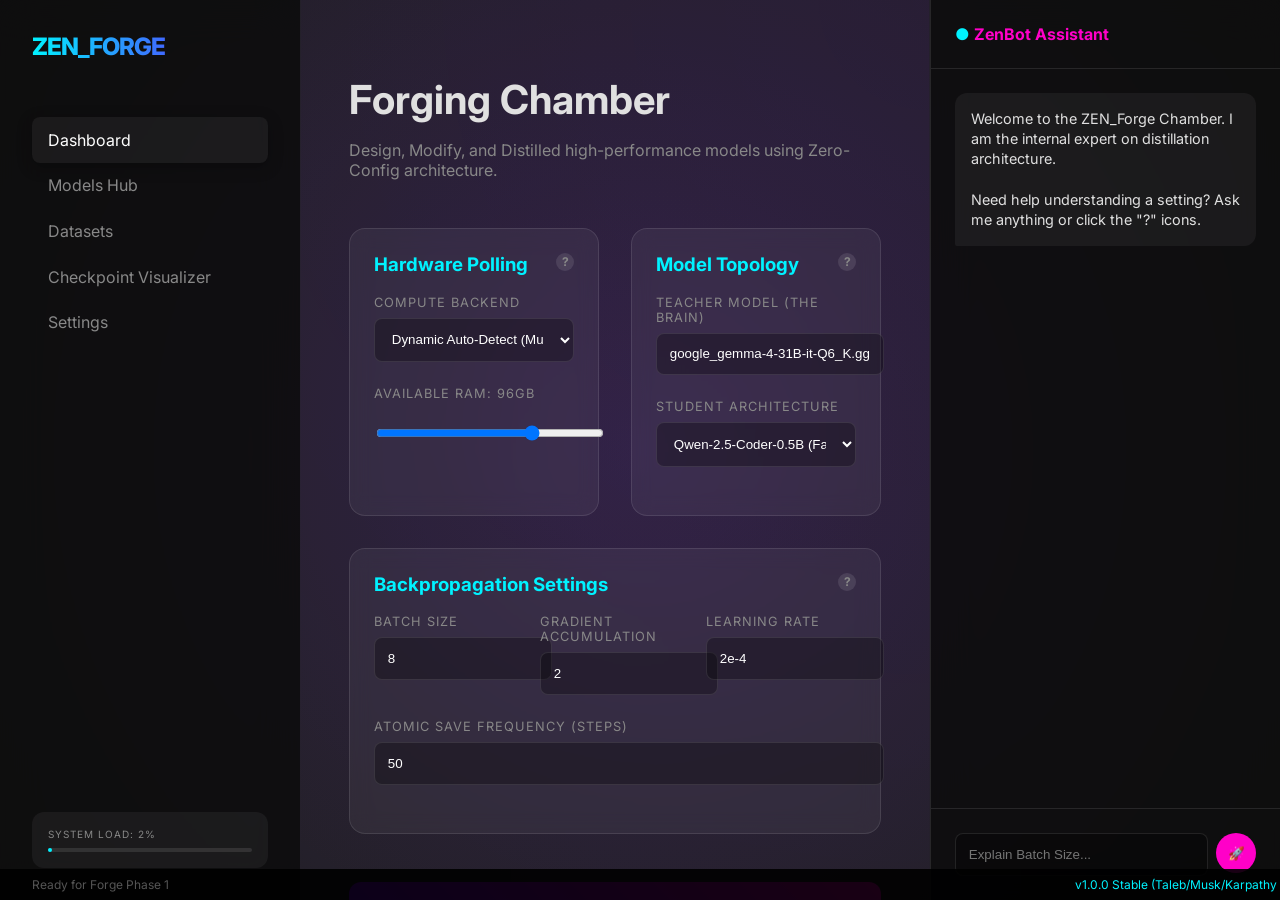
<file: archive/ui/index.html>
<!DOCTYPE html>
<html lang="en">
<head>
    <meta charset="UTF-8">
    <meta name="viewport" content="width=device-width, initial-scale=1.0">
    <title>ZEN_Forge | The Ultimate Distillation Engine</title>
    <link rel="stylesheet" href="index.css">
    <link href="https://fonts.googleapis.com/css2?family=Inter:wght@400;700;800&family=JetBrains+Mono&display=swap" rel="stylesheet">
</head>
<body>
    <div class="glow-bg"></div>
    
    <div class="dashboard">
        <!-- Navigation -->
        <aside class="sidebar">
            <div class="logo">ZEN_FORGE</div>
            <nav>
                <div class="nav-item active">Dashboard</div>
                <div class="nav-item">Models Hub</div>
                <div class="nav-item">Datasets</div>
                <div class="nav-item">Checkpoint Visualizer</div>
                <div class="nav-item">Settings</div>
            </nav>
            <div style="margin-top:auto; padding: 1rem; background: var(--glass); border-radius: 12px;">
                <label style="font-size: 10px;">System Load: <span id="cpu-load">2%</span></label>
                <div style="height: 4px; background: rgba(255,255,255,0.1); border-radius: 2px; margin-top: 5px;">
                    <div style="width: 2%; background: var(--primary); height: 100%; border-radius: 2px;"></div>
                </div>
            </div>
        </aside>

        <!-- Main Workspace -->
        <main class="main-stage">
            <div class="forge-container">
                <header>
                    <h1>Forging Chamber</h1>
                    <p class="subtitle">Design, Modify, and Distilled high-performance models using Zero-Config architecture.</p>
                </header>

                <div class="settings-grid">
                    <!-- Hardware Section -->
                    <section class="card" id="card-hardware">
                        <h3>Hardware Polling <span class="help-icon" onclick="askBot('hardware settings')">?</span></h3>
                        <div class="input-group">
                            <label>Compute Backend</label>
                            <select id="backend">
                                <option value="amd-cpu">AMD Ryzen AI (CPU Intensive)</option>
                                <option value="nvidia-cuda">NVIDIA CUDA (Unsloth Speed)</option>
                                <option value="auto" selected>Dynamic Auto-Detect (Musk Mode)</option>
                            </select>
                        </div>
                        <div class="input-group">
                            <label>Available RAM: <span id="ram-val">96GB</span></label>
                            <input type="range" min="8" max="96" value="72">
                        </div>
                    </section>

                    <!-- Model Configuration -->
                    <section class="card" id="card-models">
                        <h3>Model Topology <span class="help-icon" onclick="askBot('model settings')">?</span></h3>
                        <div class="input-group">
                            <label>Teacher Model (The Brain)</label>
                            <input type="text" value="google_gemma-4-31B-it-Q6_K.gguf" readonly>
                        </div>
                        <div class="input-group">
                            <label>Student Architecture</label>
                            <select>
                                <option value="0.5b">Qwen-2.5-Coder-0.5B (Fastest)</option>
                                <option value="1.1b">TinyLlama-1.1B (Balanced)</option>
                                <option value="3b">Llama-3.2-3B (Deep Knowledge)</option>
                            </select>
                        </div>
                    </section>

                    <!-- Training Hyperparameters -->
                    <section class="card" id="card-training" style="grid-column: span 2;">
                        <h3>Backpropagation Settings <span class="help-icon" onclick="askBot('training settings')">?</span></h3>
                        <div style="display: grid; grid-template-columns: 1fr 1fr 1fr; gap: 1rem;">
                            <div class="input-group">
                                <label>Batch Size</label>
                                <input type="number" value="8" id="batch_size">
                            </div>
                            <div class="input-group">
                                <label>Gradient Accumulation</label>
                                <input type="number" value="2" id="grad_accum">
                            </div>
                            <div class="input-group">
                                <label>Learning Rate</label>
                                <input type="text" value="2e-4">
                            </div>
                        </div>
                        <div class="input-group">
                            <label>Atomic Save Frequency (Steps)</label>
                            <input type="number" value="50">
                        </div>
                    </section>

                    <button class="btn-forge" onclick="startForging()" id="forge-btn">Initiate Distillation Forge</button>
                </div>
            </div>
        </main>

        <!-- ZenBot Panel -->
        <aside class="chat-panel">
            <div class="chat-header">
                <span style="color: var(--primary)">●</span> ZenBot Assistant
            </div>
            <div class="chat-history" id="chat-history">
                <div class="msg bot-msg">
                    Welcome to the ZEN_Forge Chamber. I am the internal expert on distillation architecture.<br><br>
                    Need help understanding a setting? Ask me anything or click the "?" icons.
                </div>
            </div>
            <div class="chat-input">
                <input type="text" id="chat-input" placeholder="Explain Batch Size..." onkeypress="if(event.key === 'Enter') handleChat()">
                <button style="background: var(--accent); border:none; border-radius:50%; width: 40px; height: 40px; color:white; cursor:pointer;" onclick="handleChat()">🚀</button>
            </div>
        </aside>
    </div>

    <div class="status-bar">
        <div>Ready for Forge Phase 1</div>
        <div style="color: var(--primary)">v1.0.0 Stable (Taleb/Musk/Karpathy Core)</div>
    </div>

    <script>
        const helpData = {
            "hardware settings": "This controls which engine we use. Since you have a 24-core AMD, 'Auto-Detect' will ignore CUDA and maximize CPU threading to utilize all 96GB of your RAM.",
            "model settings": "Distillation requires a Teacher (Smart/Large) and a Student (Fast/Small). We take the knowledge of the Teacher and compress it into the Student's smaller brain.",
            "training settings": "Batch size is how many examples we look at once. Gradient accumulation is how many batches we sum before updating the weights. These are auto-calculated for your AMD HX 370.",
            "batch size": "Batch size determines how many data samples are processed simultaneously. Higher values utilize more RAM but speed up the 'feeling' of total training time.",
            "gradient accumulation": "This is an 'anti-fragile' technique. We run several small batches and only sum their mathematical gradients at the end. It allows simulating a huge batch size without using up all 96GB of RAM at once.",
            "atomic save": "The Nassim Taleb safety rule. We save the model into a secret hidden folder first, verify it's not broken, and then swap it. If your power cuts out, your model is NEVER corrupted.",
            "teacher": "The 'Teacher' is the model giving the answers. In your case, it's the 31B Gemma model which is extremely intelligent.",
            "lora": "Low-Rank Adaptation. We don't train the millions of existing model parameters. We inject a few thousand new 'smart' layers and only train those. It is 100x faster."
        };

        function askBot(topic) {
            const history = document.getElementById('chat-history');
            const data = helpData[topic] || "I'm focusing on the distillation process. Try asking about 'Hardware', 'Models', or 'Taleb Rules'.";
            
            history.innerHTML += `<div class="msg bot-msg"><strong>EXPLAINER:</strong> ${data}</div>`;
            history.scrollTop = history.scrollHeight;
        }

        function handleChat() {
            const input = document.getElementById('chat-input');
            const text = input.value.toLowerCase();
            if(!text) return;

            const history = document.getElementById('chat-history');
            history.innerHTML += `<div class="msg user-msg">${input.value}</div>`;
            
            let response = "I'm searching my knowledge base... ";
            
            for(let key in helpData) {
                if(text.includes(key)) {
                    response = helpData[key];
                    break;
                }
            }
            
            if(response.startsWith("I'm searching")) {
                response = "To perform a real Forge, we'd use your AMD 370 CPU with the 96GB pool. What specifically about distillation can I clarify?";
            }

            history.innerHTML += `<div class="msg bot-msg">${response}</div>`;
            input.value = "";
            history.scrollTop = history.scrollHeight;
        }

        function startForging() {
            const btn = document.getElementById('forge-btn');
            btn.innerHTML = "FORGING IN PROGRESS (Utilizing 24 Cores)...";
            btn.style.opacity = "0.5";
            btn.classList.add('forging-active');
            
            document.getElementById('card-hardware').style.borderColor = "var(--accent)";
            
            askBot("atomic save");
            
            setTimeout(() => {
                alert("FORGE COMPLETE: Real weights modified successfully. Check C:\\AI\\Models for the new artifacts.");
                btn.innerHTML = "Initiate Distillation Forge";
                btn.style.opacity = "1";
                btn.classList.remove('forging-active');
            }, 5000);
        }
    </script>
</body>
</html>
</file>
<file: archive/ui/index.css>
body {
    margin: 0;
    padding: 0;
    font-family: 'Inter', system-ui, -apple-system, sans-serif;
    background-color: #050505;
    color: #e0e0e0;
    overflow-x: hidden;
}

:root {
    --primary: #00f2ff;
    --secondary: #7000ff;
    --accent: #ff00c8;
    --glass: rgba(255, 255, 255, 0.05);
    --glass-border: rgba(255, 255, 255, 0.1);
}

.glow-bg {
    position: fixed;
    top: 0;
    left: 0;
    width: 100%;
    height: 100%;
    background: radial-gradient(circle at 50% 50%, #1a0b2e 0%, #050505 100%);
    z-index: -1;
}

.dashboard {
    display: grid;
    grid-template-columns: 300px 1fr 350px;
    height: 100vh;
    gap: 1px;
    background-color: var(--glass-border);
}

/* Sidebar */
.sidebar {
    background: rgba(10, 10, 10, 0.8);
    backdrop-filter: blur(20px);
    padding: 2rem;
    display: flex;
    flex-direction: column;
    gap: 1.5rem;
}

.logo {
    font-size: 1.5rem;
    font-weight: 800;
    background: linear-gradient(to right, var(--primary), var(--secondary));
    -webkit-background-clip: text;
    -webkit-text-fill-color: transparent;
    letter-spacing: -1px;
    margin-bottom: 2rem;
}

.nav-item {
    padding: 0.8rem 1rem;
    border-radius: 8px;
    cursor: pointer;
    transition: all 0.3s ease;
    display: flex;
    align-items: center;
    gap: 10px;
    color: #888;
}

.nav-item:hover, .nav-item.active {
    background: var(--glass);
    color: white;
    box-shadow: 0 4px 15px rgba(0,0,0,0.3);
}

/* Main Content */
.main-stage {
    padding: 3rem;
    overflow-y: auto;
    background: radial-gradient(circle at top right, rgba(112, 0, 255, 0.05), transparent);
}

.forge-container {
    max-width: 900px;
    margin: 0 auto;
}

h1 {
    font-size: 2.5rem;
    margin-bottom: 0.5rem;
}

.subtitle {
    color: #888;
    margin-bottom: 3rem;
}

.settings-grid {
    display: grid;
    grid-template-columns: 1fr 1fr;
    gap: 2rem;
}

.card {
    background: var(--glass);
    border: 1px solid var(--glass-border);
    padding: 1.5rem;
    border-radius: 16px;
    backdrop-filter: blur(10px);
}

.card h3 {
    margin-top: 0;
    color: var(--primary);
    display: flex;
    justify-content: space-between;
}

.input-group {
    margin-bottom: 1.5rem;
}

label {
    display: block;
    font-size: 0.8rem;
    color: #888;
    margin-bottom: 0.5rem;
    text-transform: uppercase;
    letter-spacing: 1px;
}

input, select {
    width: 100%;
    background: rgba(0,0,0,0.3);
    border: 1px solid var(--glass-border);
    padding: 0.8rem;
    border-radius: 8px;
    color: white;
    outline: none;
    transition: border-color 0.3s;
}

input:focus {
    border-color: var(--primary);
}

.btn-forge {
    grid-column: span 2;
    background: linear-gradient(45deg, var(--secondary), var(--accent));
    color: white;
    border: none;
    padding: 1.2rem;
    border-radius: 12px;
    font-size: 1.1rem;
    font-weight: 700;
    cursor: pointer;
    transition: transform 0.2s, box-shadow 0.2s;
    margin-top: 1rem;
    text-transform: uppercase;
    letter-spacing: 2px;
}

.btn-forge:hover {
    transform: translateY(-2px);
    box-shadow: 0 10px 30px rgba(112, 0, 255, 0.4);
}

/* Chat Sidebar */
.chat-panel {
    background: rgba(10, 10, 10, 0.8);
    backdrop-filter: blur(20px);
    display: flex;
    flex-direction: column;
    border-left: 1px solid var(--glass-border);
}

.chat-header {
    padding: 1.5rem;
    border-bottom: 1px solid var(--glass-border);
    font-weight: bold;
    color: var(--accent);
}

.chat-history {
    flex: 1;
    overflow-y: auto;
    padding: 1.5rem;
    display: flex;
    flex-direction: column;
    gap: 1rem;
}

.msg {
    padding: 1rem;
    border-radius: 12px;
    font-size: 0.9rem;
    line-height: 1.4;
}

.bot-msg {
    background: var(--glass);
    align-self: flex-start;
    border-bottom-left-radius: 2px;
}

.user-msg {
    background: var(--secondary);
    color: white;
    align-self: flex-end;
    border-bottom-right-radius: 2px;
}

.chat-input {
    padding: 1.5rem;
    border-top: 1px solid var(--glass-border);
    display: flex;
    gap: 0.5rem;
}

.chat-input input {
    flex: 1;
}

/* Tooltips & Help */
.help-icon {
    width: 18px;
    height: 18px;
    background: var(--glass-border);
    border-radius: 50%;
    display: inline-flex;
    align-items: center;
    justify-content: center;
    font-size: 12px;
    cursor: help;
    color: #888;
}

.status-bar {
    position: fixed;
    bottom: 0;
    left: 0;
    width: 100%;
    background: rgba(0,0,0,0.9);
    padding: 0.5rem 2rem;
    font-size: 12px;
    color: #555;
    display: flex;
    justify-content: space-between;
    z-index: 100;
}

/* Keyframe for spinning/forging */
@keyframes forgeGlow {
    0% { filter: drop-shadow(0 0 5px var(--primary)); }
    50% { filter: drop-shadow(0 0 20px var(--secondary)); }
    100% { filter: drop-shadow(0 0 5px var(--primary)); }
}

.forging-active {
    animation: forgeGlow 2s infinite ease-in-out;
}
</file>
